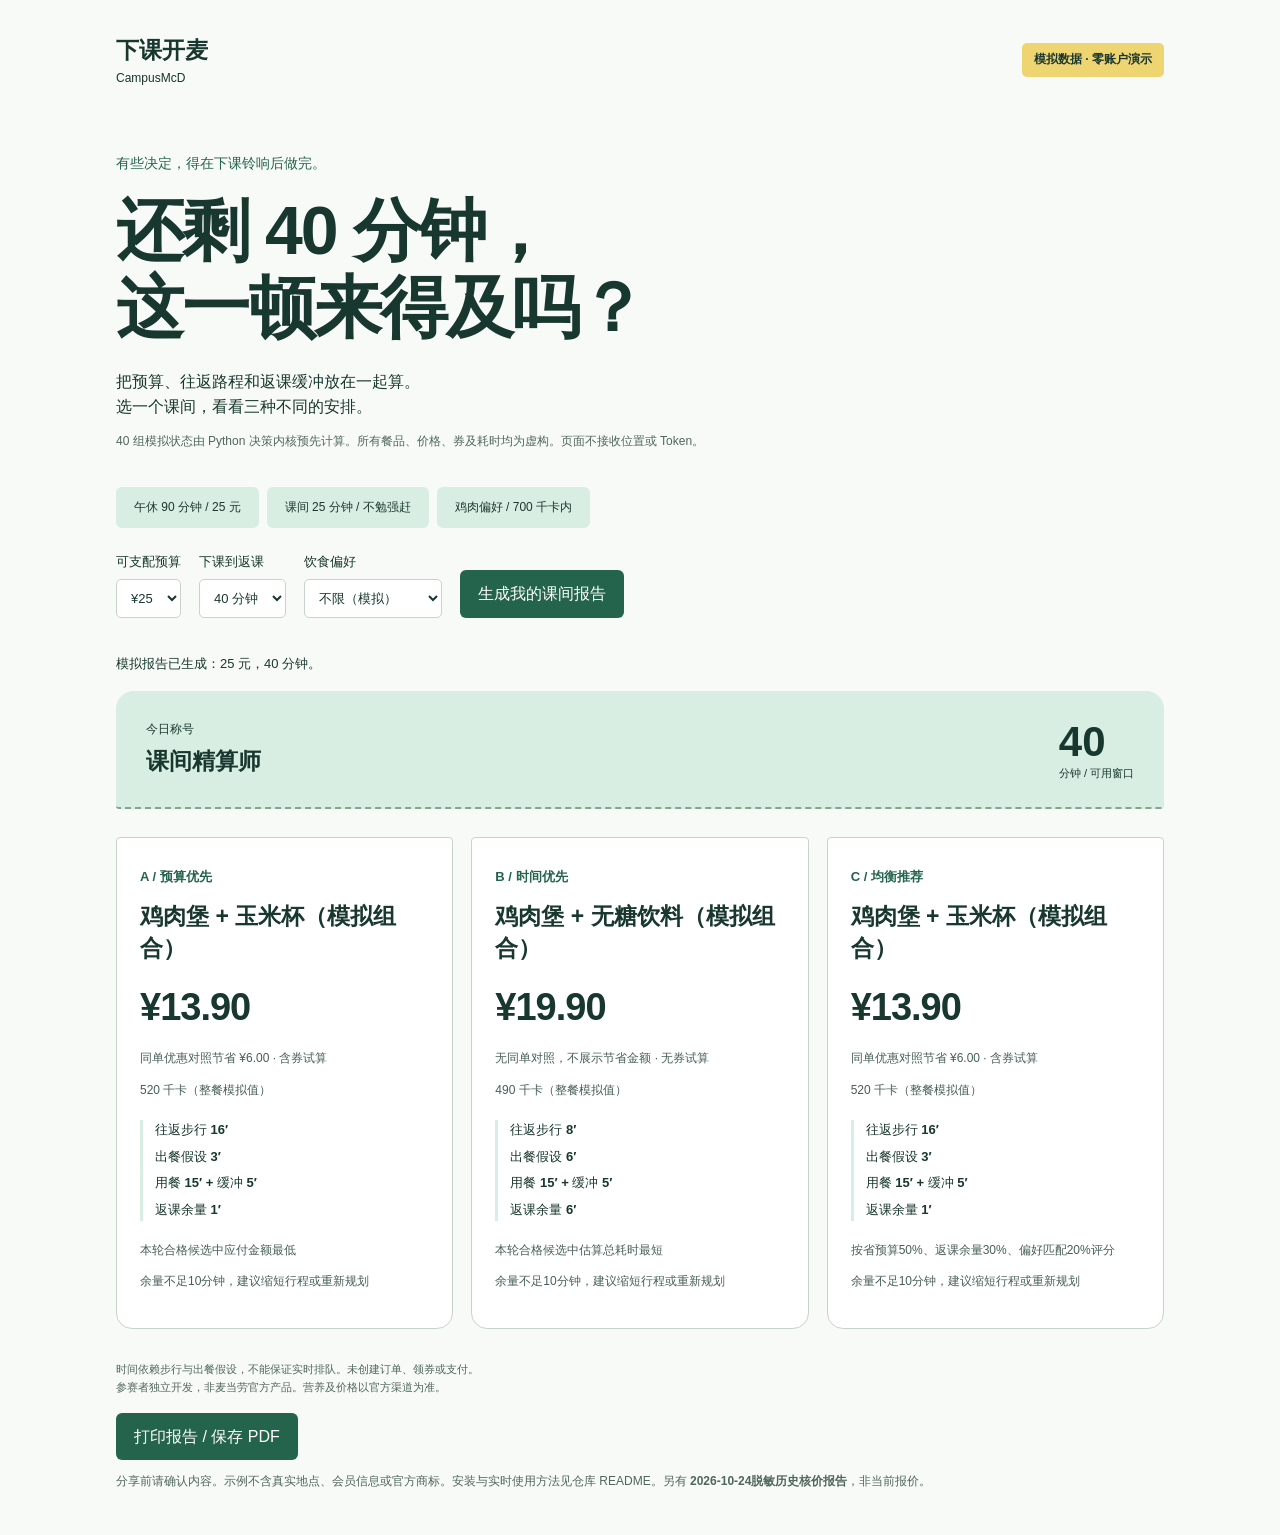
<file: docs/index.html>
<!doctype html><html lang="zh-CN"><head><meta charset="utf-8"><meta name="viewport" content="width=device-width,initial-scale=1"><title>下课开麦 · 返课之前，安排一顿</title><meta name="description" content="CampusMcD 交互演示：模拟预算与返课时间比较，不连接会员账户。"><link rel="icon" href="data:,"><link rel="stylesheet" href="style.css"><script defer src="demo-data.js"></script><script defer src="demo.js"></script></head><body><main><header><a href="index.html">下课开麦<small>CampusMcD</small></a><span class="badge">模拟数据 · 零账户演示</span></header><section class="intro"><p>有些决定，得在下课铃响后做完。</p><h1>还剩 40 分钟，<br>这一顿来得及吗？</h1><p>把预算、往返路程和返课缓冲放在一起算。<br>选一个课间，看看三种不同的安排。</p><p class="muted">40 组模拟状态由 Python 决策内核预先计算。所有餐品、价格、券及耗时均为虚构。页面不接收位置或 Token。</p></section><div class="presets" aria-label="演示场景"><button type="button" data-scene="25-90-0">午休 90 分钟 / 25 元</button><button type="button" data-scene="25-25-0">课间 25 分钟 / 不勉强赶</button><button type="button" data-scene="25-40-1">鸡肉偏好 / 700 千卡内</button></div><form id="settings" class="controls"><label>可支配预算<select id="budget" name="budget"><option value="10">¥10</option><option value="15">¥15</option><option value="20">¥20</option><option value="25" selected>¥25</option><option value="30">¥30</option></select></label><label>下课到返课<select id="minutes" name="minutes"><option value="25">25 分钟</option><option value="40" selected>40 分钟</option><option value="60">60 分钟</option><option value="90">90 分钟</option></select></label><label>饮食偏好<select id="chicken" name="chicken"><option value="0">不限（模拟）</option><option value="1">鸡肉 / ≤700 千卡</option></select></label><button type="submit">生成我的课间报告</button></form><p id="status" role="status" aria-live="polite"></p><div id="report"></div><button id="print" type="button">打印报告 / 保存 PDF</button><p class="muted">分享前请确认内容。示例不含真实地点、会员信息或官方商标。<span>安装与实时使用方法见仓库 README。另有 <a href="live-example.html" style="font-size:inherit">2026-10-24脱敏历史核价报告</a>，非当前报价。</span></p><noscript>此演示需要 JavaScript，也可打开 <a href="example-report.html">静态模拟报告</a>。</noscript></main></body></html>
</file>
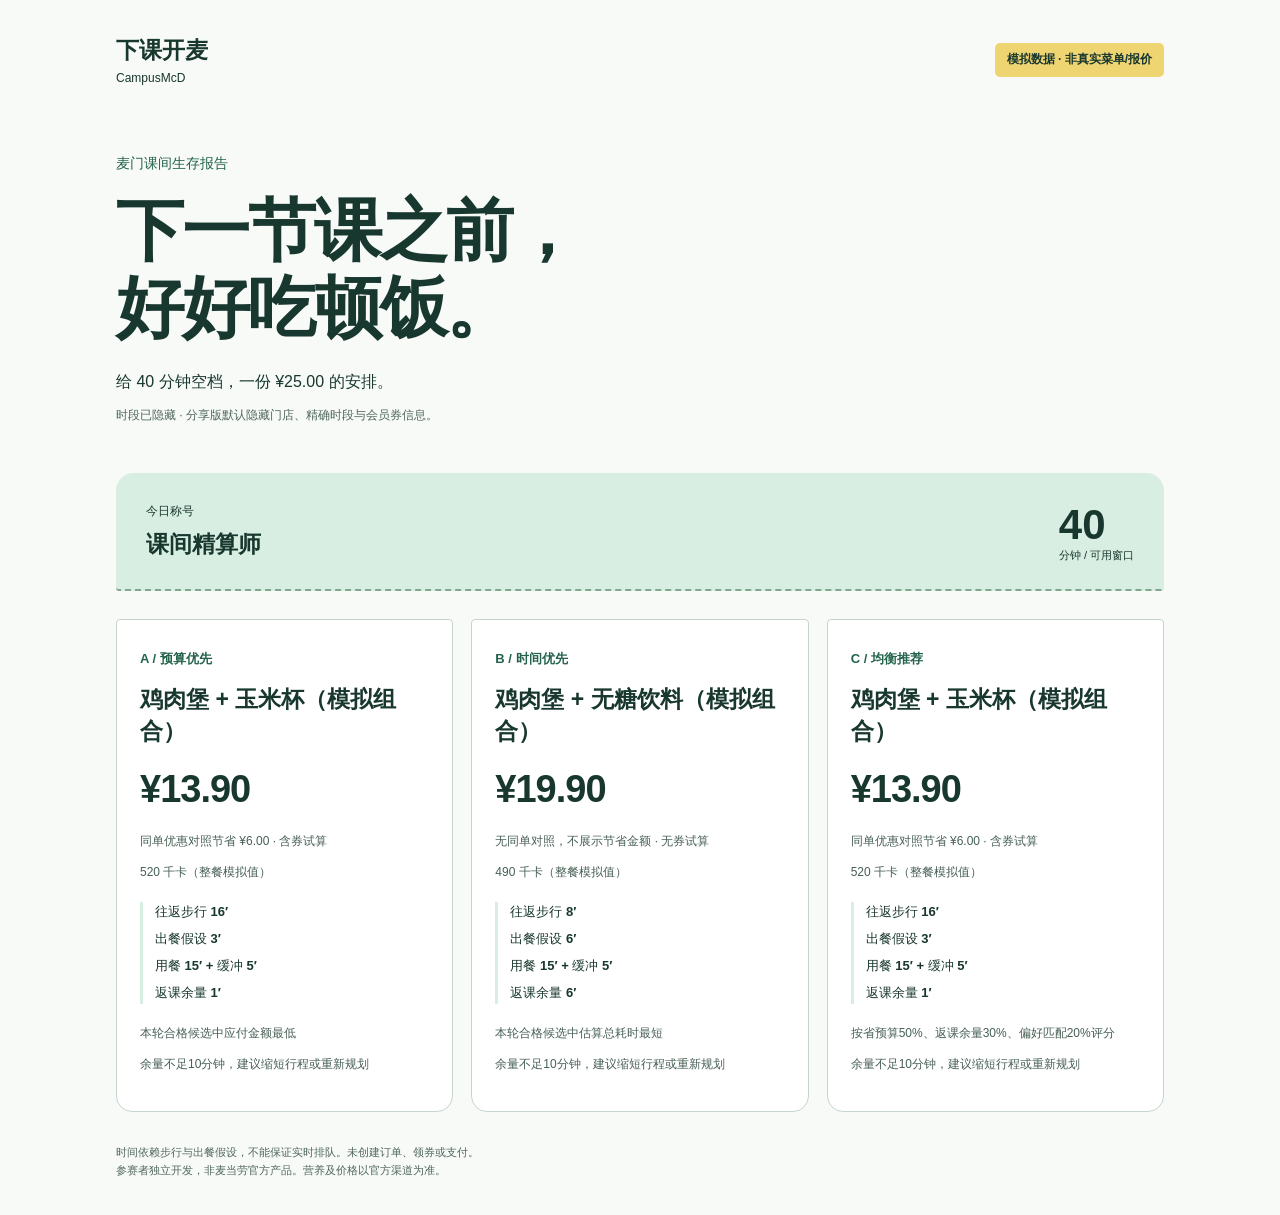
<file: docs/example-report.html>
<!doctype html><html lang="zh-CN"><meta charset="utf-8"><meta name="viewport" content="width=device-width,initial-scale=1"><link rel="icon" href="data:,"><title>下课开麦 · 麦门课间生存报告</title><style>:root{--ink:#18372e;--paper:#f7faf7;--leaf:#24634c;--mint:#d9eee2;--sun:#efd472;--line:#c5d5cb}*{box-sizing:border-box}body{margin:0;background:var(--paper);color:var(--ink);font-family:"Avenir Next","PingFang SC","Microsoft YaHei",sans-serif;line-height:1.6}main{max-width:1120px;margin:auto;padding:32px 36px}header{display:flex;justify-content:space-between;gap:20px;align-items:center}a{color:inherit;text-decoration:none;font-weight:750;font-size:23px}small{font-size:12px;font-weight:500}header a small{display:block}.badge{background:var(--sun);padding:7px 12px;border-radius:5px;font-size:12px;font-weight:700}.intro{padding:52px 0 24px;max-width:800px}.intro>p:first-child{font-size:14px;color:var(--leaf)}h1{font-size:clamp(38px,6vw,68px);letter-spacing:-2px;line-height:1.12;margin:18px 0 24px;font-weight:850}p{margin:12px 0}h2{font-size:23px;line-height:1.4;margin:12px 0}.muted{color:#50675c;font-size:12px}.ticket{display:flex;align-items:center;justify-content:space-between;background:var(--mint);padding:24px 30px;border-radius:18px 18px 3px 3px;border-bottom:2px dashed #82a58d;margin:12px 0 28px}.ticket span{font-size:12px}.ticket h2{margin:5px 0}.ticket-time{font-size:42px;font-weight:750;line-height:1.15}.ticket-time small{display:block;font-size:11px}.options{display:grid;grid-template-columns:repeat(3,1fr);gap:18px}article{padding:25px 23px;background:white;border:1px solid var(--line);border-radius:4px 4px 16px 16px;min-width:0;overflow-wrap:anywhere}article>span{color:var(--leaf);font-size:13px;font-weight:700}article p{font-size:12px;color:#465f53}.price{font-size:38px;font-weight:800;letter-spacing:-1px}.route{display:grid;gap:6px;margin:20px 0;border-left:3px solid var(--mint);padding-left:12px}.route b{font-size:13px;font-weight:550}footer{padding:32px 0 4px;font-size:11px;color:#50675c}button,input,select{font:inherit}button{background:var(--leaf);border:0;color:white;padding:11px 18px;border-radius:6px;cursor:pointer}button:hover{background:#164c38}button:focus-visible,a:focus-visible,select:focus-visible,input:focus-visible{outline:3px solid #aa7900;outline-offset:4px}.controls{display:flex;flex-wrap:wrap;gap:18px;padding:24px 0;align-items:end}.controls label{display:grid;gap:6px;font-size:13px}.controls select{border:1px solid var(--line);border-radius:5px;background:white;color:var(--ink);padding:10px}.presets{display:flex;gap:8px;flex-wrap:wrap}.presets button{background:var(--mint);color:var(--ink);font-size:12px}#status{font-size:13px}#report .intro{display:none}#report main{padding:0}#report header{display:none}#report footer{padding-bottom:16px}#report .ticket{margin-top:16px}@media(max-width:700px){main{padding:24px 20px}.intro{padding-top:30px}.options{grid-template-columns:1fr}header{align-items:flex-start}.badge{max-width:150px}h1{letter-spacing:-1px}.ticket{padding:22px}.controls{gap:14px}.controls label{flex:1;min-width:120px}}@media print{.controls,.presets,button{display:none}body{background:white}main{padding:10px}.intro{padding:10px 0}.options{grid-template-columns:1fr}article{break-inside:avoid}h1{font-size:32px}}
</style><body><main><header><a href="#">下课开麦 <small>CampusMcD</small></a><span class="badge">模拟数据 · 非真实菜单/报价</span></header><section class="intro"><p>麦门课间生存报告</p><h1>下一节课之前，<br>好好吃顿饭。</h1><p>给 40 分钟空档，一份 ¥25.00 的安排。</p><p class="muted">时段已隐藏 · 分享版默认隐藏门店、精确时段与会员券信息。</p></section><section class="ticket"><div><span>今日称号</span><h2>课间精算师</h2></div><div class="ticket-time">40<small>分钟 / 可用窗口</small></div></section><section class="options"><article><span>A / 预算优先</span>
        <h2>鸡肉堡 + 玉米杯（模拟组合）</h2><div class="price">¥13.90</div>
        <p>同单优惠对照节省 ¥6.00 · 含券试算</p><p>520 千卡（整餐模拟值）</p><div class="route"><b>往返步行 16′</b><b>出餐假设 3′</b><b>用餐 15′ + 缓冲 5′</b><b>返课余量 1′</b></div>
        <p>本轮合格候选中应付金额最低</p><p>余量不足10分钟，建议缩短行程或重新规划</p></article><article><span>B / 时间优先</span>
        <h2>鸡肉堡 + 无糖饮料（模拟组合）</h2><div class="price">¥19.90</div>
        <p>无同单对照，不展示节省金额 · 无券试算</p><p>490 千卡（整餐模拟值）</p><div class="route"><b>往返步行 8′</b><b>出餐假设 6′</b><b>用餐 15′ + 缓冲 5′</b><b>返课余量 6′</b></div>
        <p>本轮合格候选中估算总耗时最短</p><p>余量不足10分钟，建议缩短行程或重新规划</p></article><article><span>C / 均衡推荐</span>
        <h2>鸡肉堡 + 玉米杯（模拟组合）</h2><div class="price">¥13.90</div>
        <p>同单优惠对照节省 ¥6.00 · 含券试算</p><p>520 千卡（整餐模拟值）</p><div class="route"><b>往返步行 16′</b><b>出餐假设 3′</b><b>用餐 15′ + 缓冲 5′</b><b>返课余量 1′</b></div>
        <p>按省预算50%、返课余量30%、偏好匹配20%评分</p><p>余量不足10分钟，建议缩短行程或重新规划</p></article></section><footer>时间依赖步行与出餐假设，不能保证实时排队。未创建订单、领券或支付。<br>参赛者独立开发，非麦当劳官方产品。营养及价格以官方渠道为准。</footer></main></body></html>
</file>
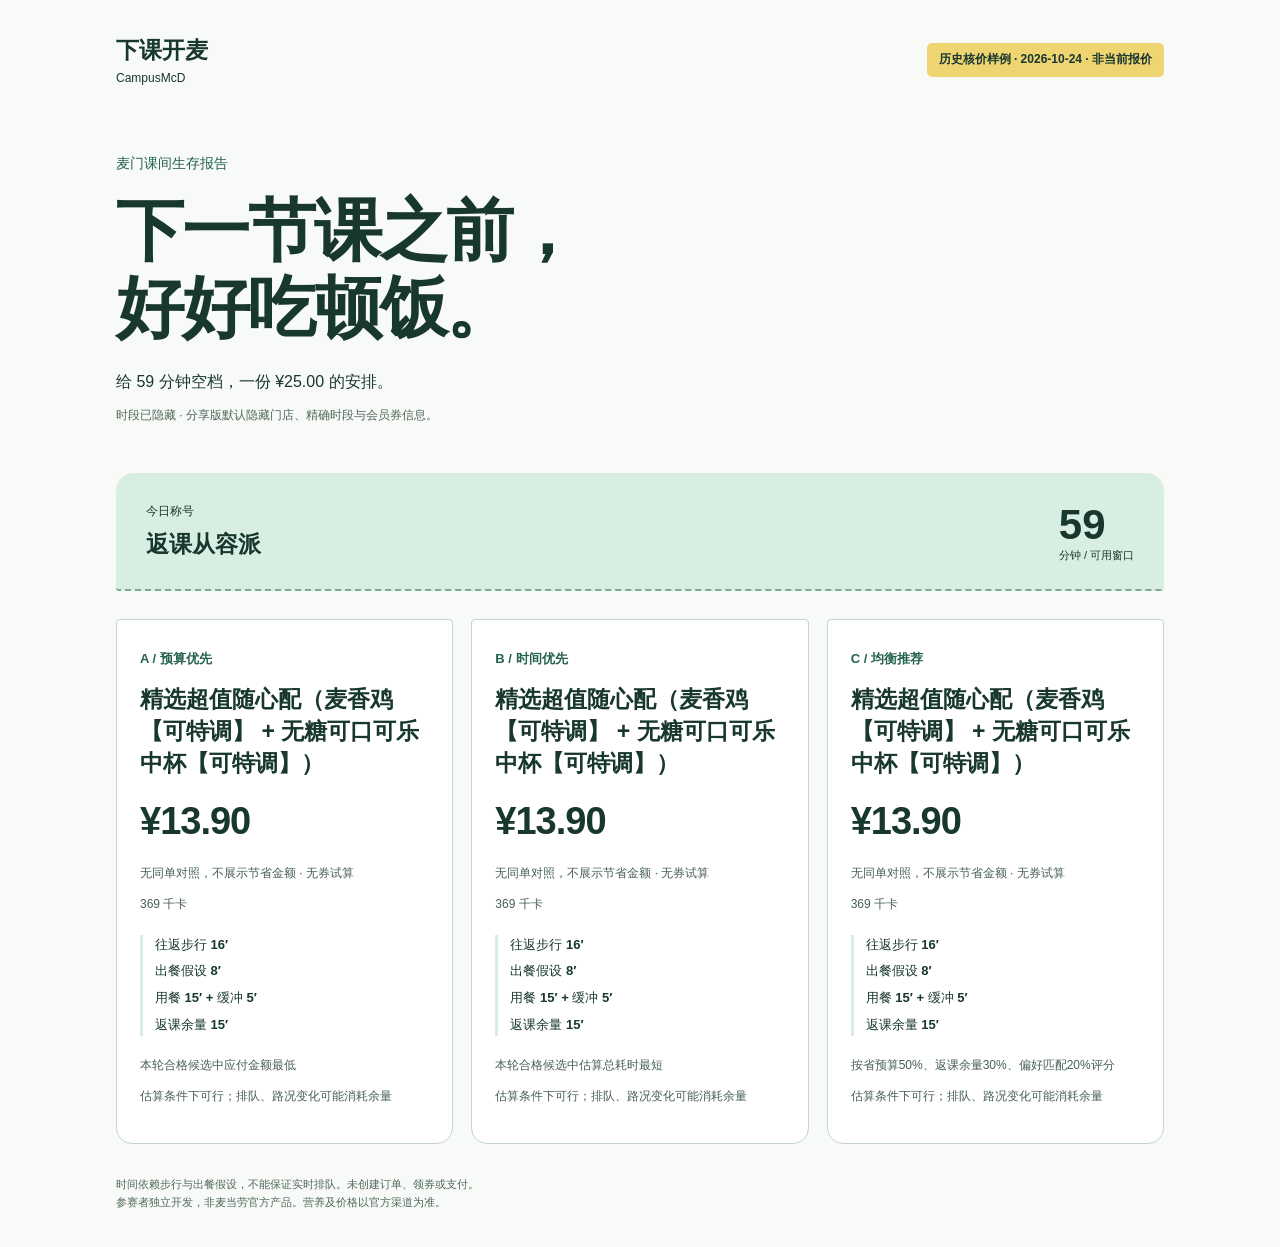
<file: docs/live-example.html>
<!doctype html><html lang="zh-CN"><meta charset="utf-8"><meta name="viewport" content="width=device-width,initial-scale=1"><link rel="icon" href="data:,"><title>下课开麦 · 麦门课间生存报告</title><style>:root{--ink:#18372e;--paper:#f7faf7;--leaf:#24634c;--mint:#d9eee2;--sun:#efd472;--line:#c5d5cb}*{box-sizing:border-box}body{margin:0;background:var(--paper);color:var(--ink);font-family:"Avenir Next","PingFang SC","Microsoft YaHei",sans-serif;line-height:1.6}main{max-width:1120px;margin:auto;padding:32px 36px}header{display:flex;justify-content:space-between;gap:20px;align-items:center}a{color:inherit;text-decoration:none;font-weight:750;font-size:23px}small{font-size:12px;font-weight:500}header a small{display:block}.badge{background:var(--sun);padding:7px 12px;border-radius:5px;font-size:12px;font-weight:700}.intro{padding:52px 0 24px;max-width:800px}.intro>p:first-child{font-size:14px;color:var(--leaf)}h1{font-size:clamp(38px,6vw,68px);letter-spacing:-2px;line-height:1.12;margin:18px 0 24px;font-weight:850}p{margin:12px 0}h2{font-size:23px;line-height:1.4;margin:12px 0}.muted{color:#50675c;font-size:12px}.ticket{display:flex;align-items:center;justify-content:space-between;background:var(--mint);padding:24px 30px;border-radius:18px 18px 3px 3px;border-bottom:2px dashed #82a58d;margin:12px 0 28px}.ticket span{font-size:12px}.ticket h2{margin:5px 0}.ticket-time{font-size:42px;font-weight:750;line-height:1.15}.ticket-time small{display:block;font-size:11px}.options{display:grid;grid-template-columns:repeat(3,1fr);gap:18px}article{padding:25px 23px;background:white;border:1px solid var(--line);border-radius:4px 4px 16px 16px;min-width:0;overflow-wrap:anywhere}article>span{color:var(--leaf);font-size:13px;font-weight:700}article p{font-size:12px;color:#465f53}.price{font-size:38px;font-weight:800;letter-spacing:-1px}.route{display:grid;gap:6px;margin:20px 0;border-left:3px solid var(--mint);padding-left:12px}.route b{font-size:13px;font-weight:550}footer{padding:32px 0 4px;font-size:11px;color:#50675c}button,input,select{font:inherit}button{background:var(--leaf);border:0;color:white;padding:11px 18px;border-radius:6px;cursor:pointer}button:hover{background:#164c38}button:focus-visible,a:focus-visible,select:focus-visible,input:focus-visible{outline:3px solid #aa7900;outline-offset:4px}.controls{display:flex;flex-wrap:wrap;gap:18px;padding:24px 0;align-items:end}.controls label{display:grid;gap:6px;font-size:13px}.controls select{border:1px solid var(--line);border-radius:5px;background:white;color:var(--ink);padding:10px}.presets{display:flex;gap:8px;flex-wrap:wrap}.presets button{background:var(--mint);color:var(--ink);font-size:12px}#status{font-size:13px}#report .intro{display:none}#report main{padding:0}#report header{display:none}#report footer{padding-bottom:16px}#report .ticket{margin-top:16px}@media(max-width:700px){main{padding:24px 20px}.intro{padding-top:30px}.options{grid-template-columns:1fr}header{align-items:flex-start}.badge{max-width:150px}h1{letter-spacing:-1px}.ticket{padding:22px}.controls{gap:14px}.controls label{flex:1;min-width:120px}}@media print{.controls,.presets,button{display:none}body{background:white}main{padding:10px}.intro{padding:10px 0}.options{grid-template-columns:1fr}article{break-inside:avoid}h1{font-size:32px}}
</style><body><main><header><a href="#">下课开麦 <small>CampusMcD</small></a><span class="badge">历史核价样例 · 2026-10-24 · 非当前报价</span></header><section class="intro"><p>麦门课间生存报告</p><h1>下一节课之前，<br>好好吃顿饭。</h1><p>给 59 分钟空档，一份 ¥25.00 的安排。</p><p class="muted">时段已隐藏 · 分享版默认隐藏门店、精确时段与会员券信息。</p></section><section class="ticket"><div><span>今日称号</span><h2>返课从容派</h2></div><div class="ticket-time">59<small>分钟 / 可用窗口</small></div></section><section class="options"><article><span>A / 预算优先</span>
        <h2>精选超值随心配（麦香鸡【可特调】 + 无糖可口可乐中杯【可特调】）</h2><div class="price">¥13.90</div>
        <p>无同单对照，不展示节省金额 · 无券试算</p><p>369 千卡</p><div class="route"><b>往返步行 16′</b><b>出餐假设 8′</b><b>用餐 15′ + 缓冲 5′</b><b>返课余量 15′</b></div>
        <p>本轮合格候选中应付金额最低</p><p>估算条件下可行；排队、路况变化可能消耗余量</p></article><article><span>B / 时间优先</span>
        <h2>精选超值随心配（麦香鸡【可特调】 + 无糖可口可乐中杯【可特调】）</h2><div class="price">¥13.90</div>
        <p>无同单对照，不展示节省金额 · 无券试算</p><p>369 千卡</p><div class="route"><b>往返步行 16′</b><b>出餐假设 8′</b><b>用餐 15′ + 缓冲 5′</b><b>返课余量 15′</b></div>
        <p>本轮合格候选中估算总耗时最短</p><p>估算条件下可行；排队、路况变化可能消耗余量</p></article><article><span>C / 均衡推荐</span>
        <h2>精选超值随心配（麦香鸡【可特调】 + 无糖可口可乐中杯【可特调】）</h2><div class="price">¥13.90</div>
        <p>无同单对照，不展示节省金额 · 无券试算</p><p>369 千卡</p><div class="route"><b>往返步行 16′</b><b>出餐假设 8′</b><b>用餐 15′ + 缓冲 5′</b><b>返课余量 15′</b></div>
        <p>按省预算50%、返课余量30%、偏好匹配20%评分</p><p>估算条件下可行；排队、路况变化可能消耗余量</p></article></section><footer>时间依赖步行与出餐假设，不能保证实时排队。未创建订单、领券或支付。<br>参赛者独立开发，非麦当劳官方产品。营养及价格以官方渠道为准。</footer></main></body></html>
</file>
<file: docs/style.css>
:root{--ink:#18372e;--paper:#f7faf7;--leaf:#24634c;--mint:#d9eee2;--sun:#efd472;--line:#c5d5cb}*{box-sizing:border-box}body{margin:0;background:var(--paper);color:var(--ink);font-family:"Avenir Next","PingFang SC","Microsoft YaHei",sans-serif;line-height:1.6}main{max-width:1120px;margin:auto;padding:32px 36px}header{display:flex;justify-content:space-between;gap:20px;align-items:center}a{color:inherit;text-decoration:none;font-weight:750;font-size:23px}small{font-size:12px;font-weight:500}header a small{display:block}.badge{background:var(--sun);padding:7px 12px;border-radius:5px;font-size:12px;font-weight:700}.intro{padding:52px 0 24px;max-width:800px}.intro>p:first-child{font-size:14px;color:var(--leaf)}h1{font-size:clamp(38px,6vw,68px);letter-spacing:-2px;line-height:1.12;margin:18px 0 24px;font-weight:850}p{margin:12px 0}h2{font-size:23px;line-height:1.4;margin:12px 0}.muted{color:#50675c;font-size:12px}.ticket{display:flex;align-items:center;justify-content:space-between;background:var(--mint);padding:24px 30px;border-radius:18px 18px 3px 3px;border-bottom:2px dashed #82a58d;margin:12px 0 28px}.ticket span{font-size:12px}.ticket h2{margin:5px 0}.ticket-time{font-size:42px;font-weight:750;line-height:1.15}.ticket-time small{display:block;font-size:11px}.options{display:grid;grid-template-columns:repeat(3,1fr);gap:18px}article{padding:25px 23px;background:white;border:1px solid var(--line);border-radius:4px 4px 16px 16px;min-width:0;overflow-wrap:anywhere}article>span{color:var(--leaf);font-size:13px;font-weight:700}article p{font-size:12px;color:#465f53}.price{font-size:38px;font-weight:800;letter-spacing:-1px}.route{display:grid;gap:6px;margin:20px 0;border-left:3px solid var(--mint);padding-left:12px}.route b{font-size:13px;font-weight:550}footer{padding:32px 0 4px;font-size:11px;color:#50675c}button,input,select{font:inherit}button{background:var(--leaf);border:0;color:white;padding:11px 18px;border-radius:6px;cursor:pointer}button:hover{background:#164c38}button:focus-visible,a:focus-visible,select:focus-visible,input:focus-visible{outline:3px solid #aa7900;outline-offset:4px}.controls{display:flex;flex-wrap:wrap;gap:18px;padding:24px 0;align-items:end}.controls label{display:grid;gap:6px;font-size:13px}.controls select{border:1px solid var(--line);border-radius:5px;background:white;color:var(--ink);padding:10px}.presets{display:flex;gap:8px;flex-wrap:wrap}.presets button{background:var(--mint);color:var(--ink);font-size:12px}#status{font-size:13px}#report .intro{display:none}#report main{padding:0}#report header{display:none}#report footer{padding-bottom:16px}#report .ticket{margin-top:16px}@media(max-width:700px){main{padding:24px 20px}.intro{padding-top:30px}.options{grid-template-columns:1fr}header{align-items:flex-start}.badge{max-width:150px}h1{letter-spacing:-1px}.ticket{padding:22px}.controls{gap:14px}.controls label{flex:1;min-width:120px}}@media print{.controls,.presets,button{display:none}body{background:white}main{padding:10px}.intro{padding:10px 0}.options{grid-template-columns:1fr}article{break-inside:avoid}h1{font-size:32px}}
</file>
